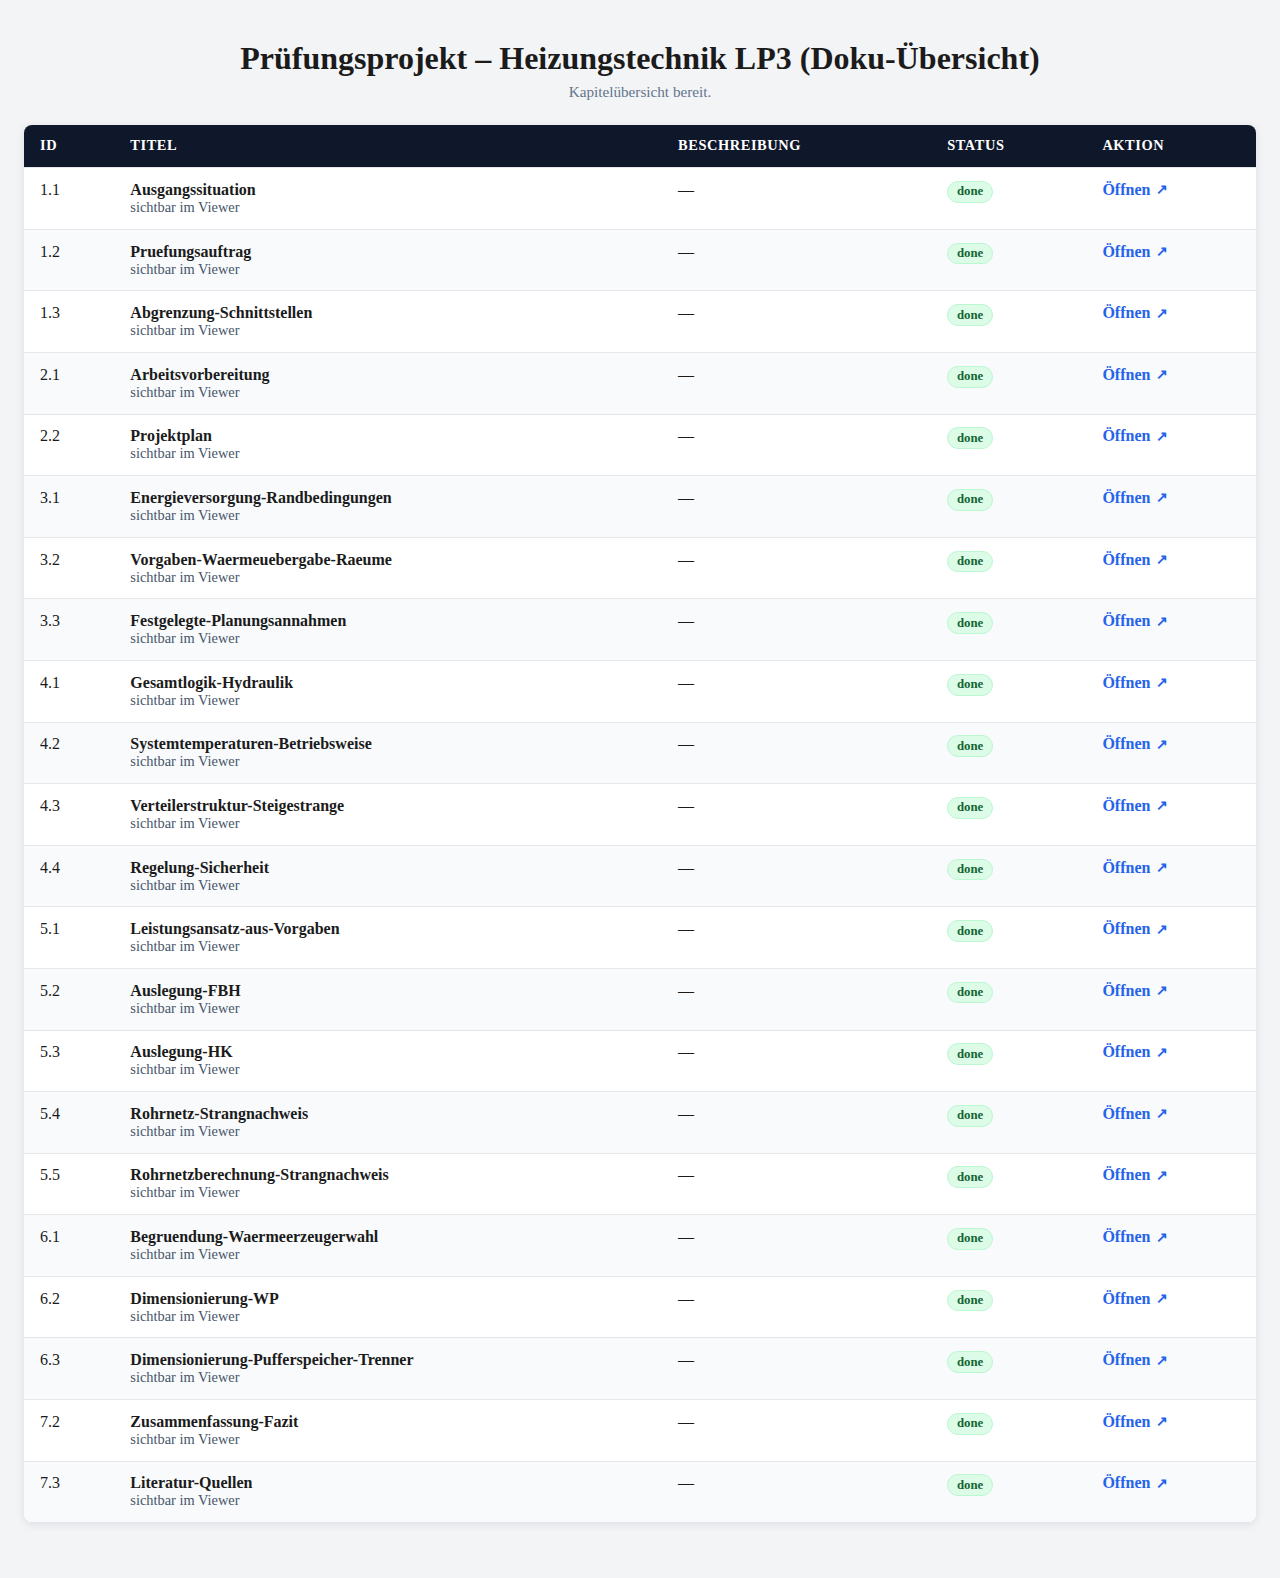
<file: index.html>
<!DOCTYPE html>
<html lang="de">
  <head>
    <meta charset="UTF-8" />
    <meta name="viewport" content="width=device-width, initial-scale=1.0" />
    <title>Prüfungsprojekt – Heizungstechnik LP3 (Übersicht)</title>
    <link rel="stylesheet" href="home.css" />
  </head>
  <body>
    <main class="home-shell">
      <header class="home-header">
        <h1>Prüfungsprojekt – Heizungstechnik LP3 (Doku-Übersicht)</h1>
        <p class="home-status" id="home-status">Lade Kapitelliste …</p>
      </header>

      <div id="home-error" class="home-error" hidden></div>

      <table class="chapter-table">
        <thead>
          <tr>
            <th>ID</th>
            <th>Titel</th>
            <th>Beschreibung</th>
            <th>Status</th>
            <th>Aktion</th>
          </tr>
        </thead>
        <tbody id="chapter-list"></tbody>
      </table>
    </main>

    <script src="home.js"></script>
  </body>
</html>
</file>
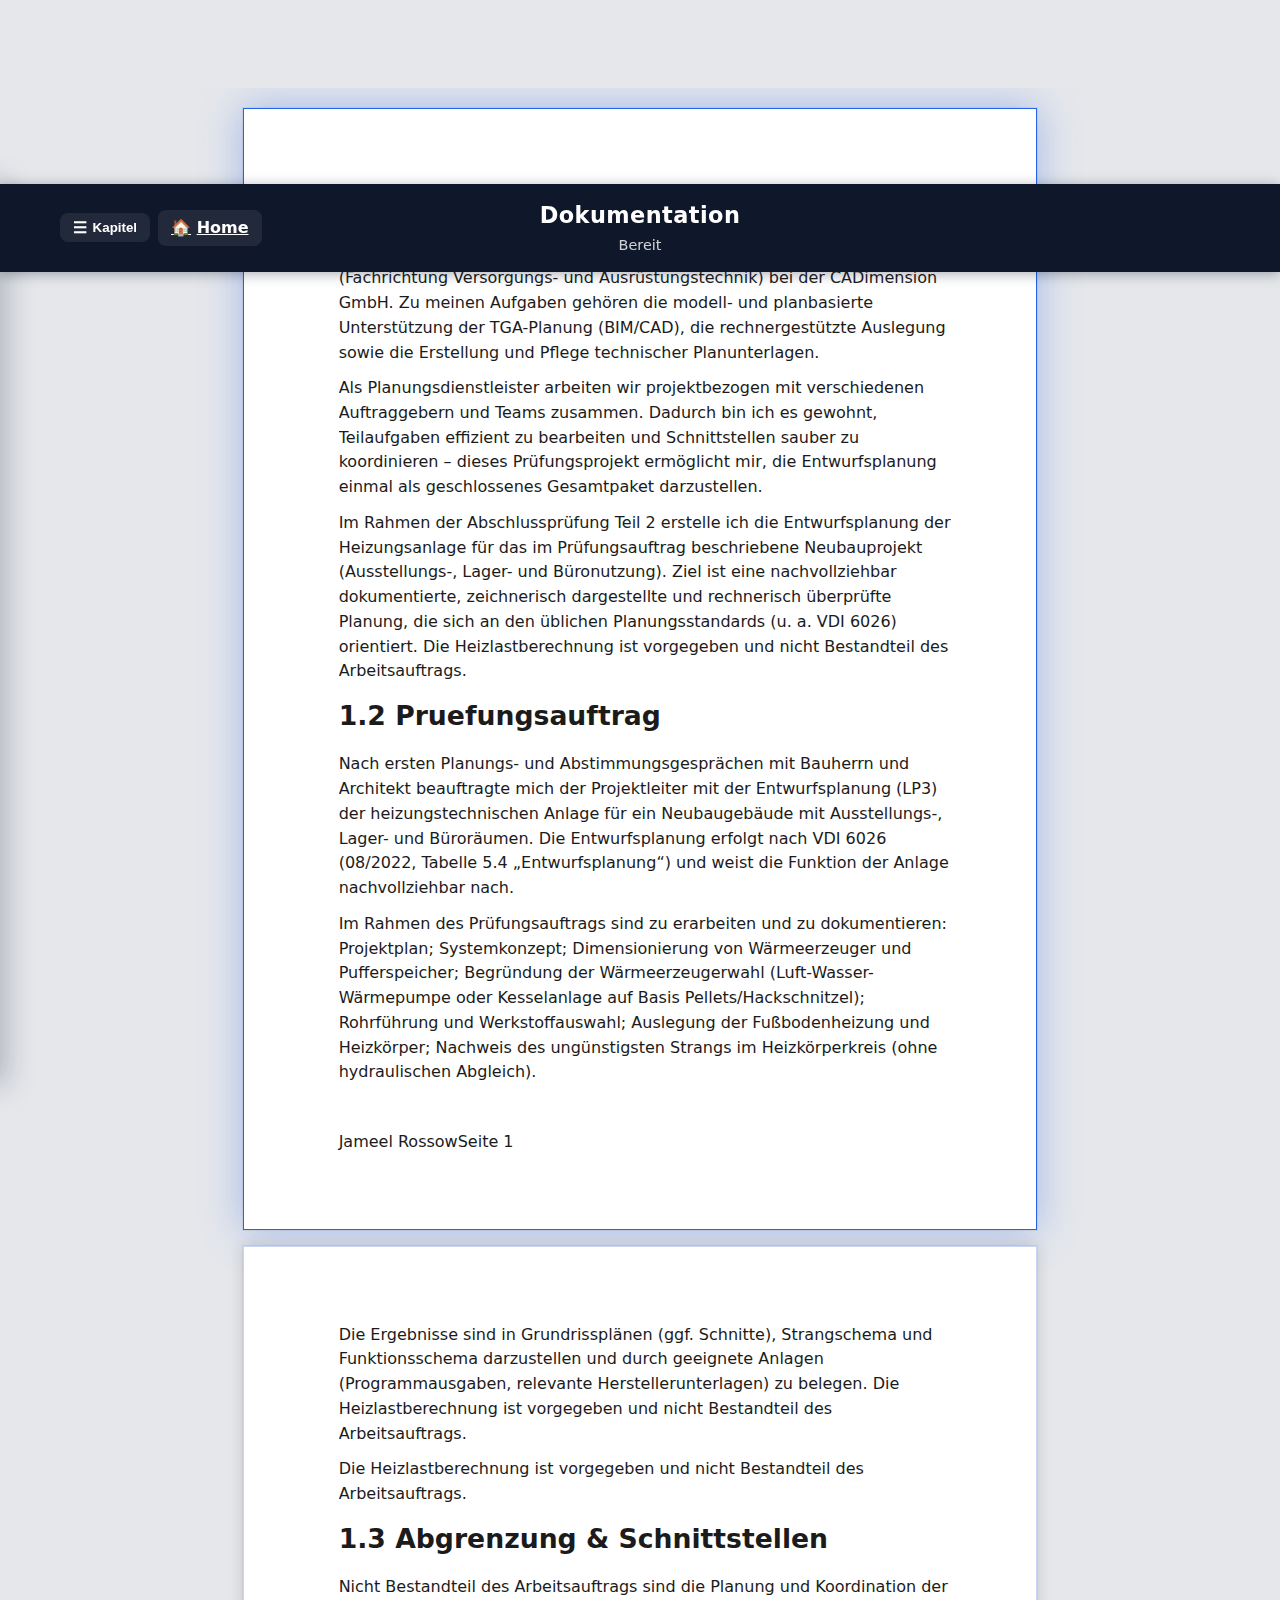
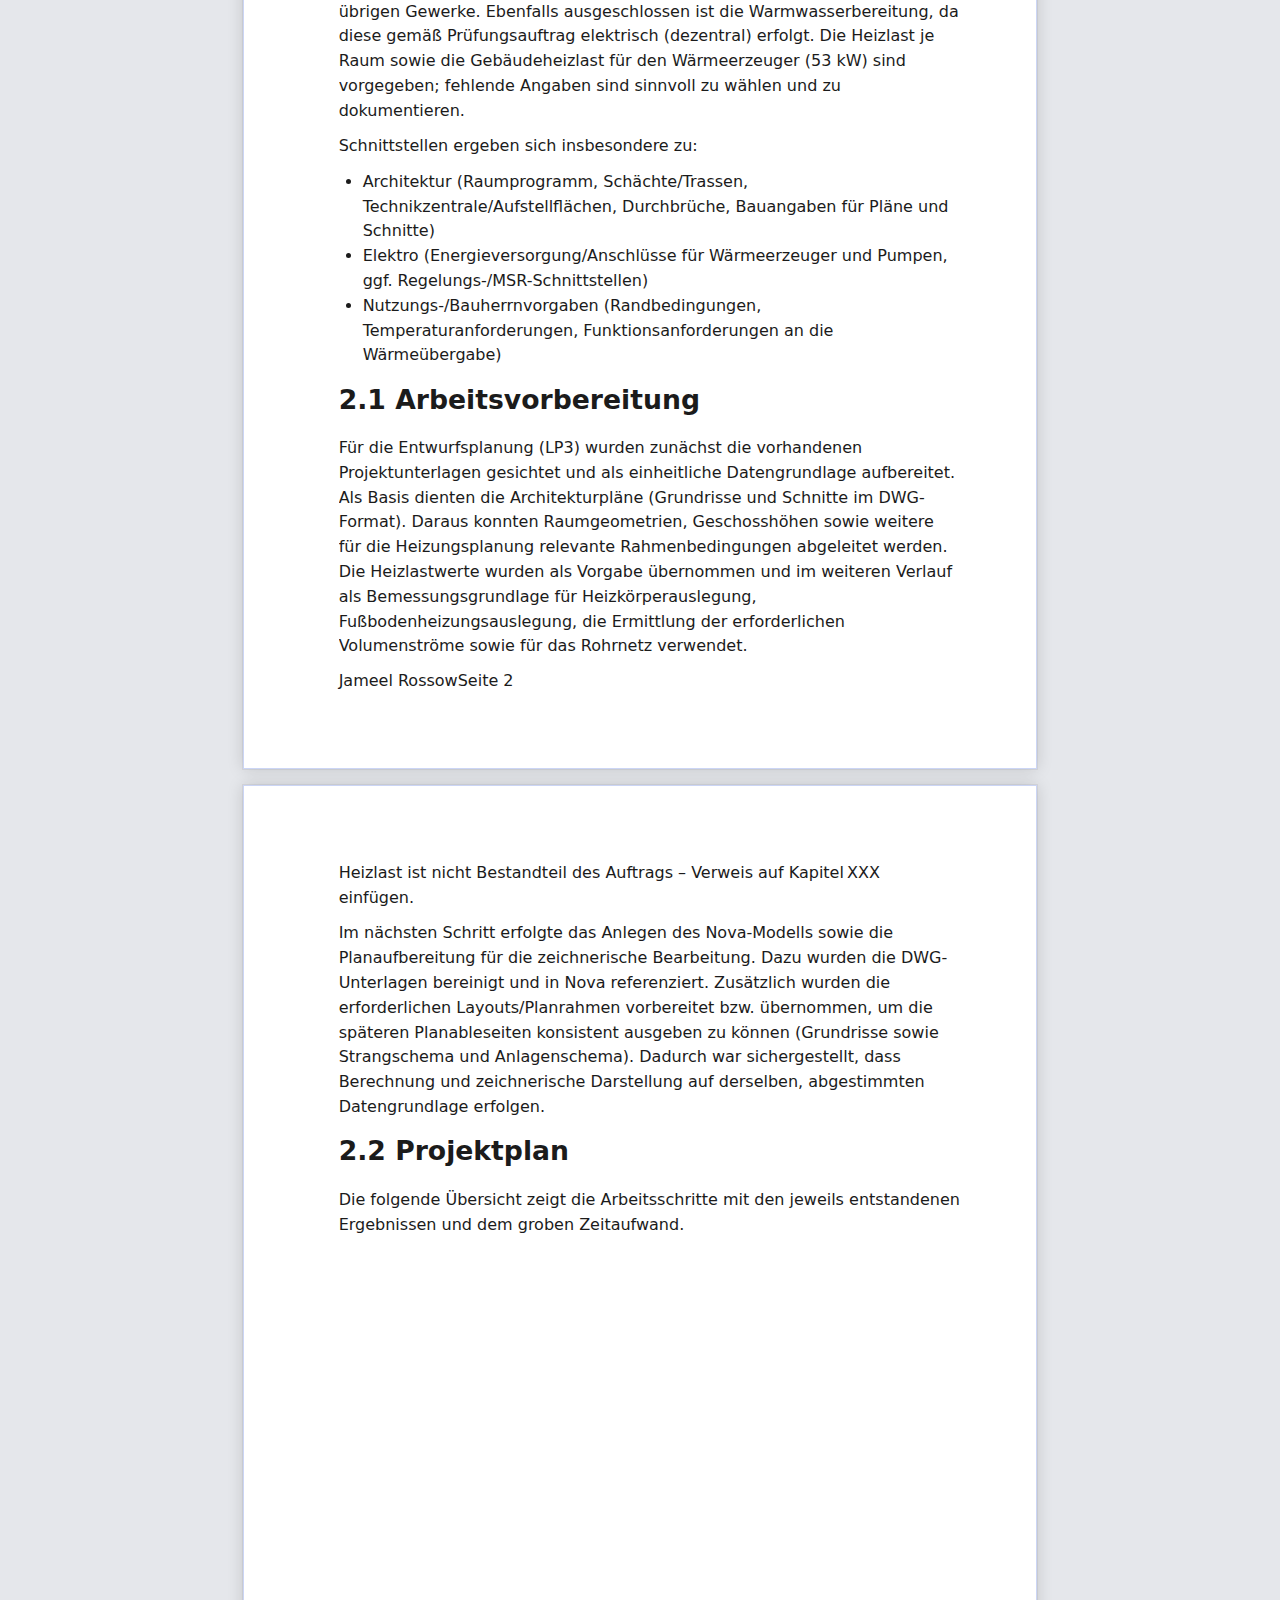
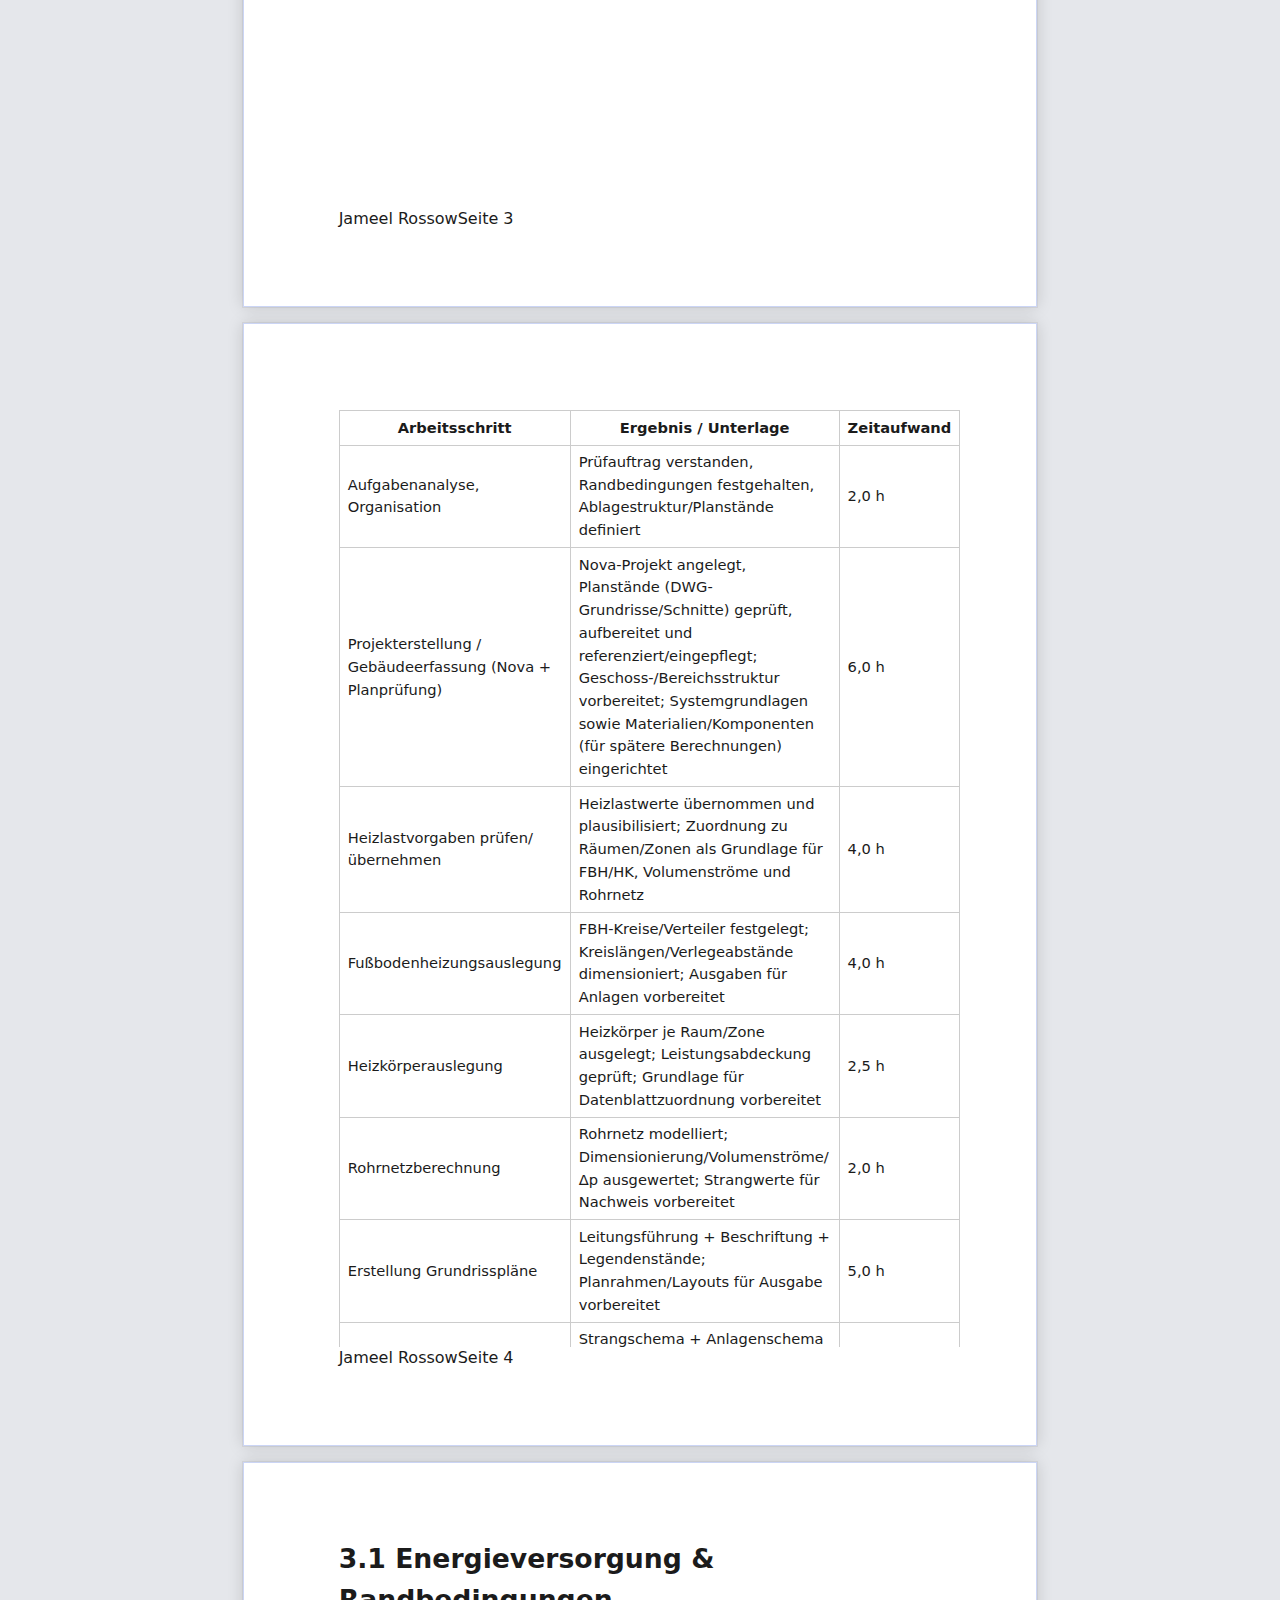
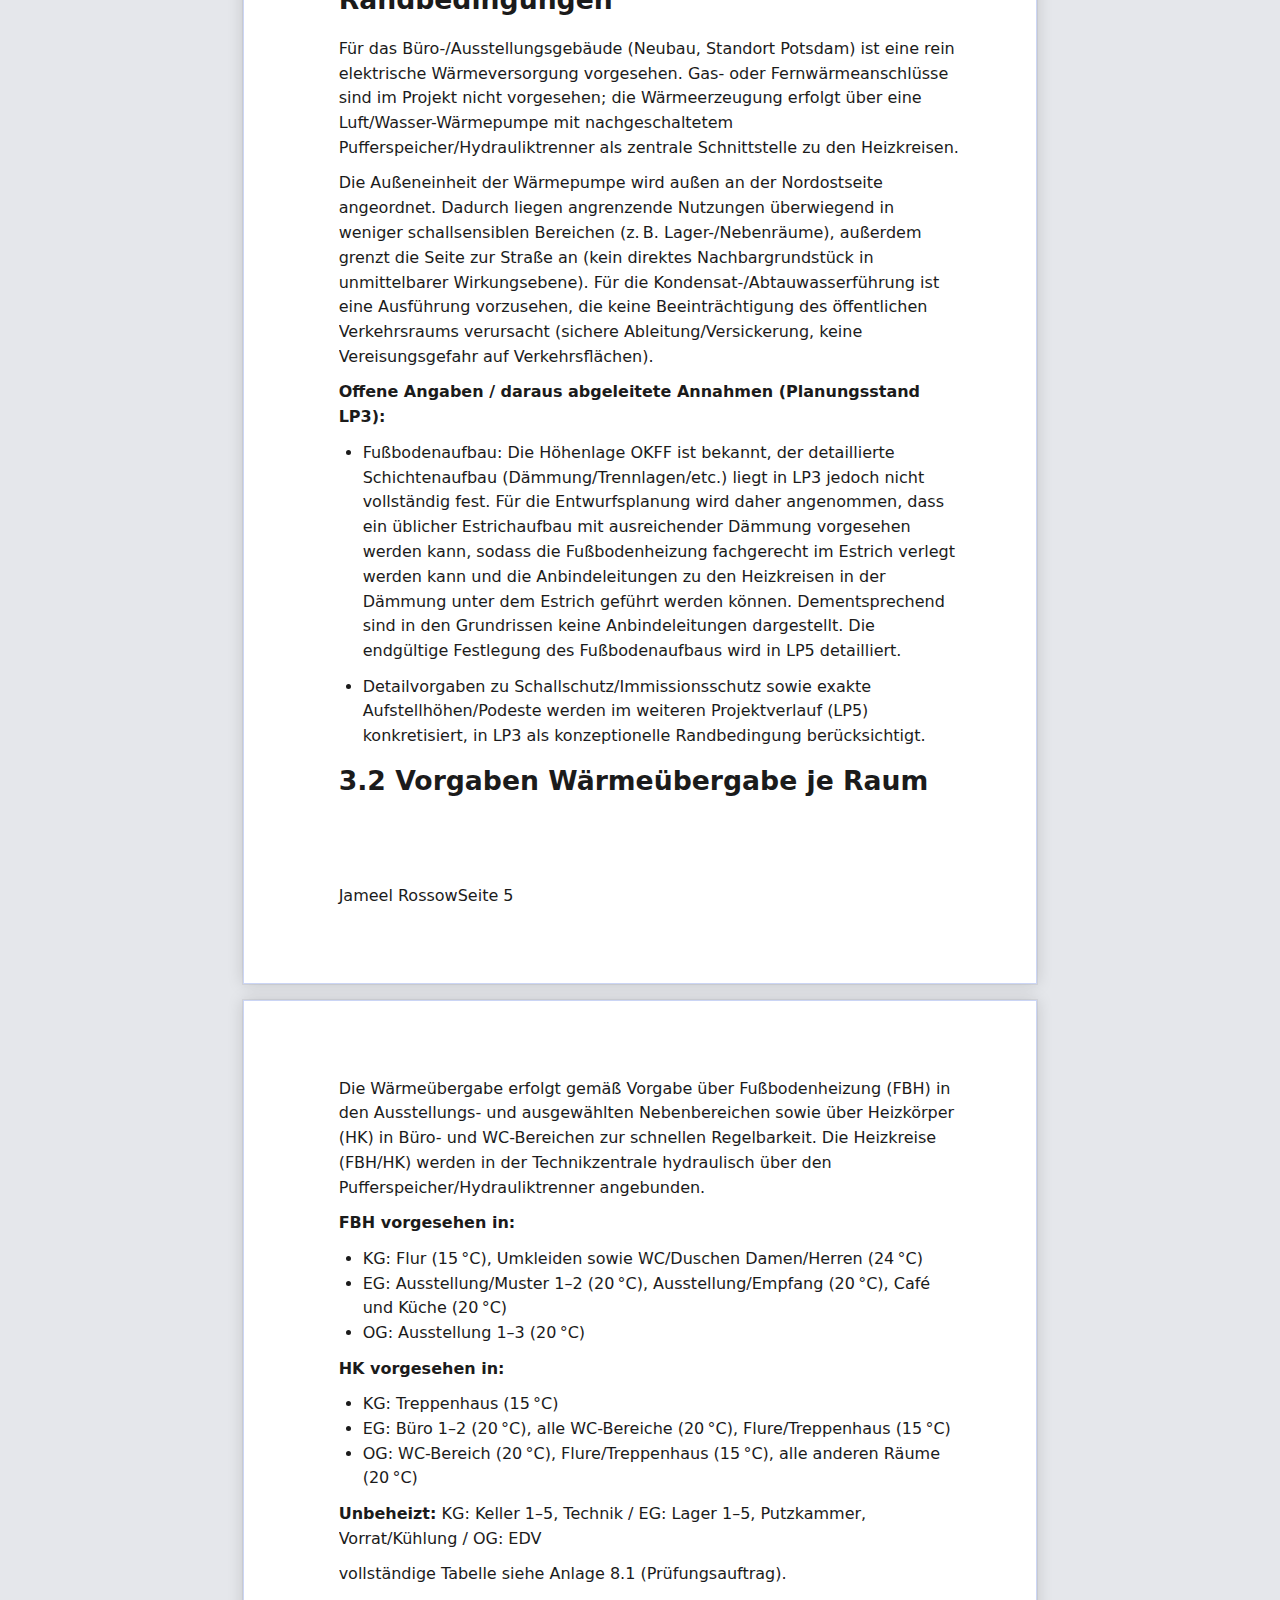
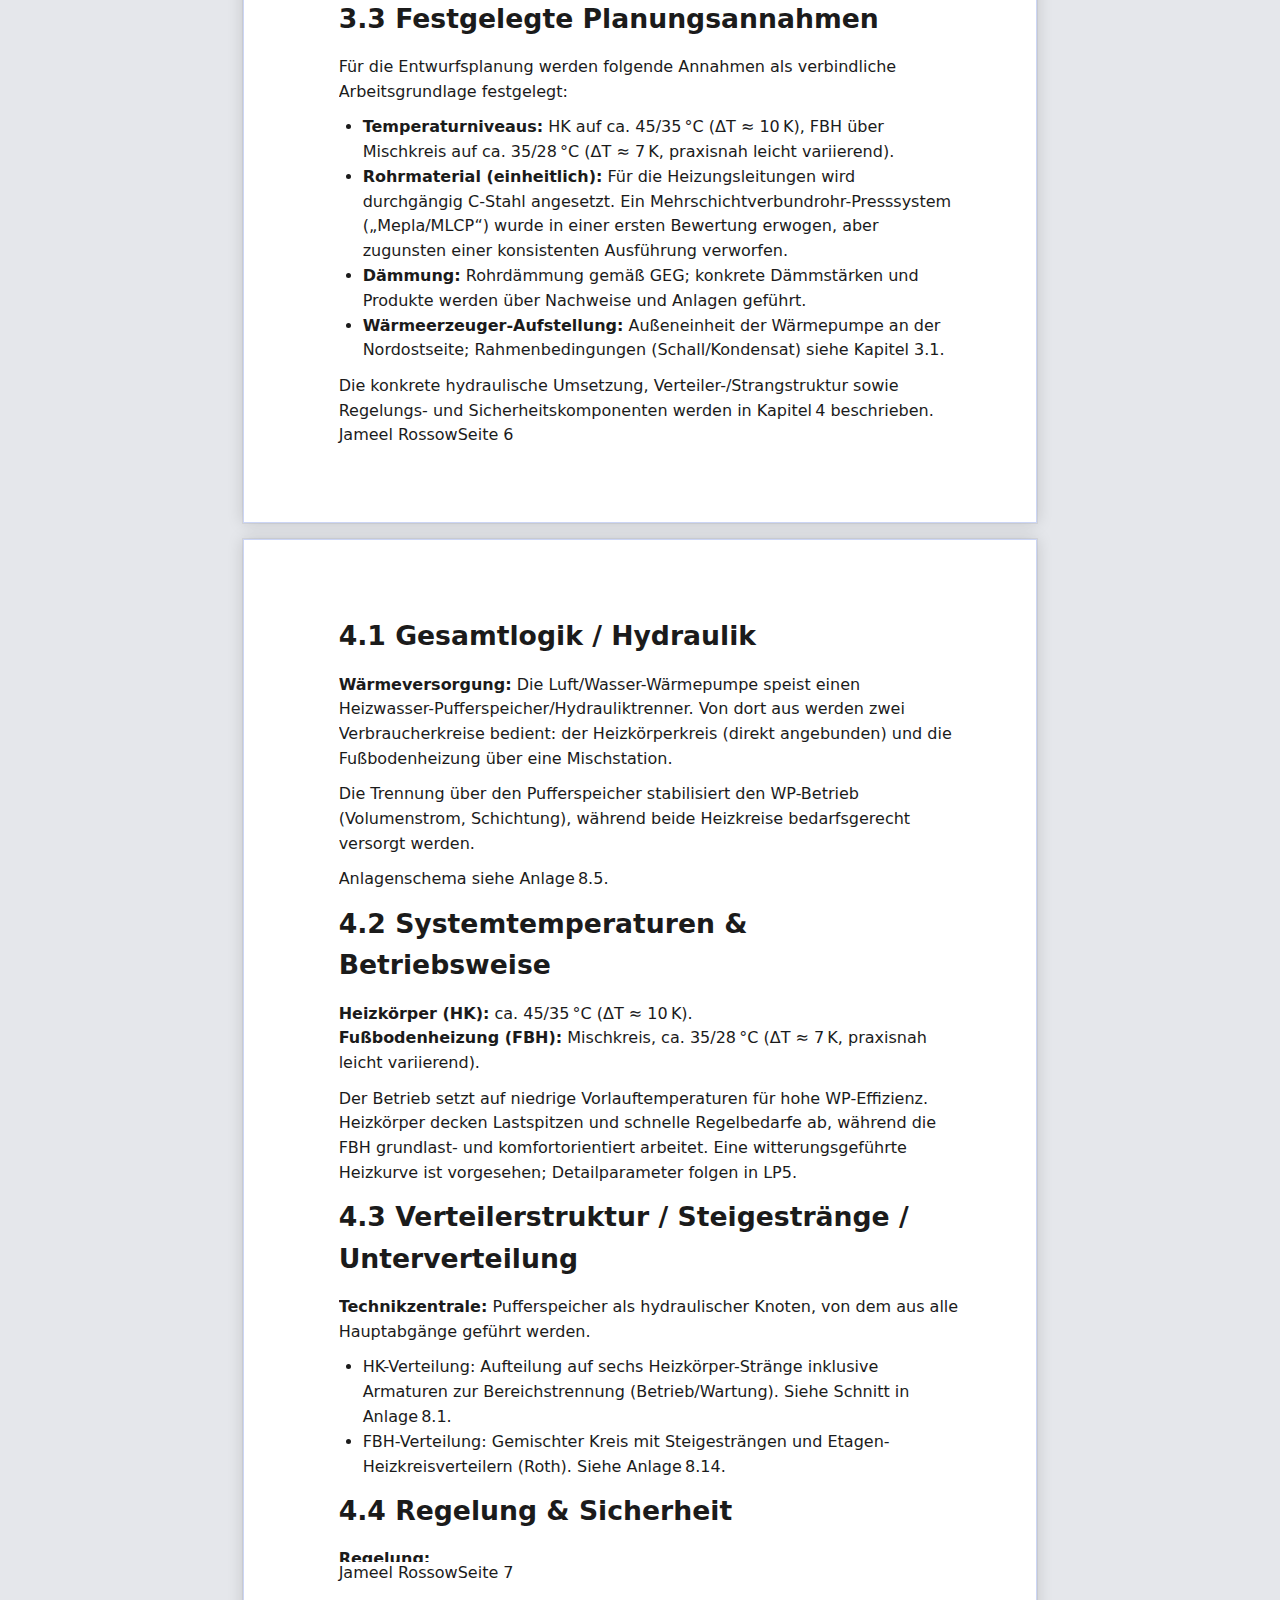
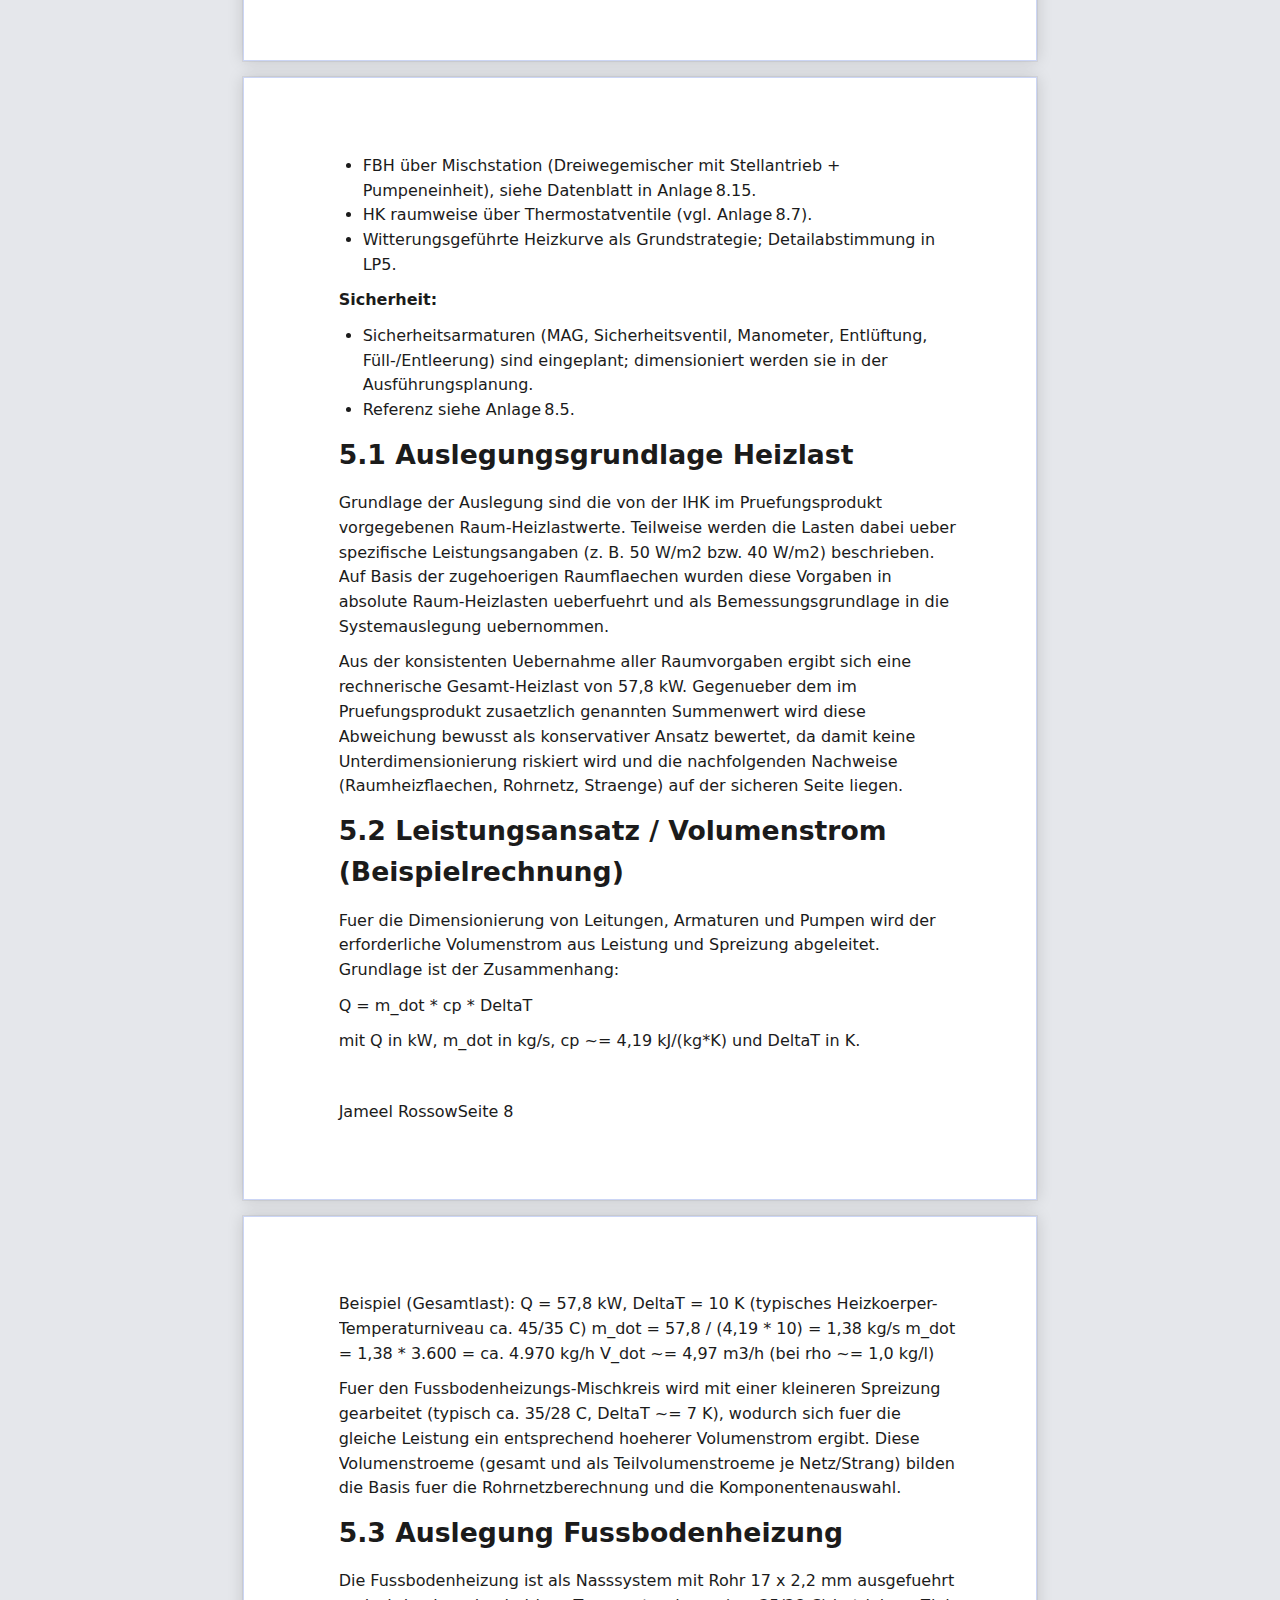
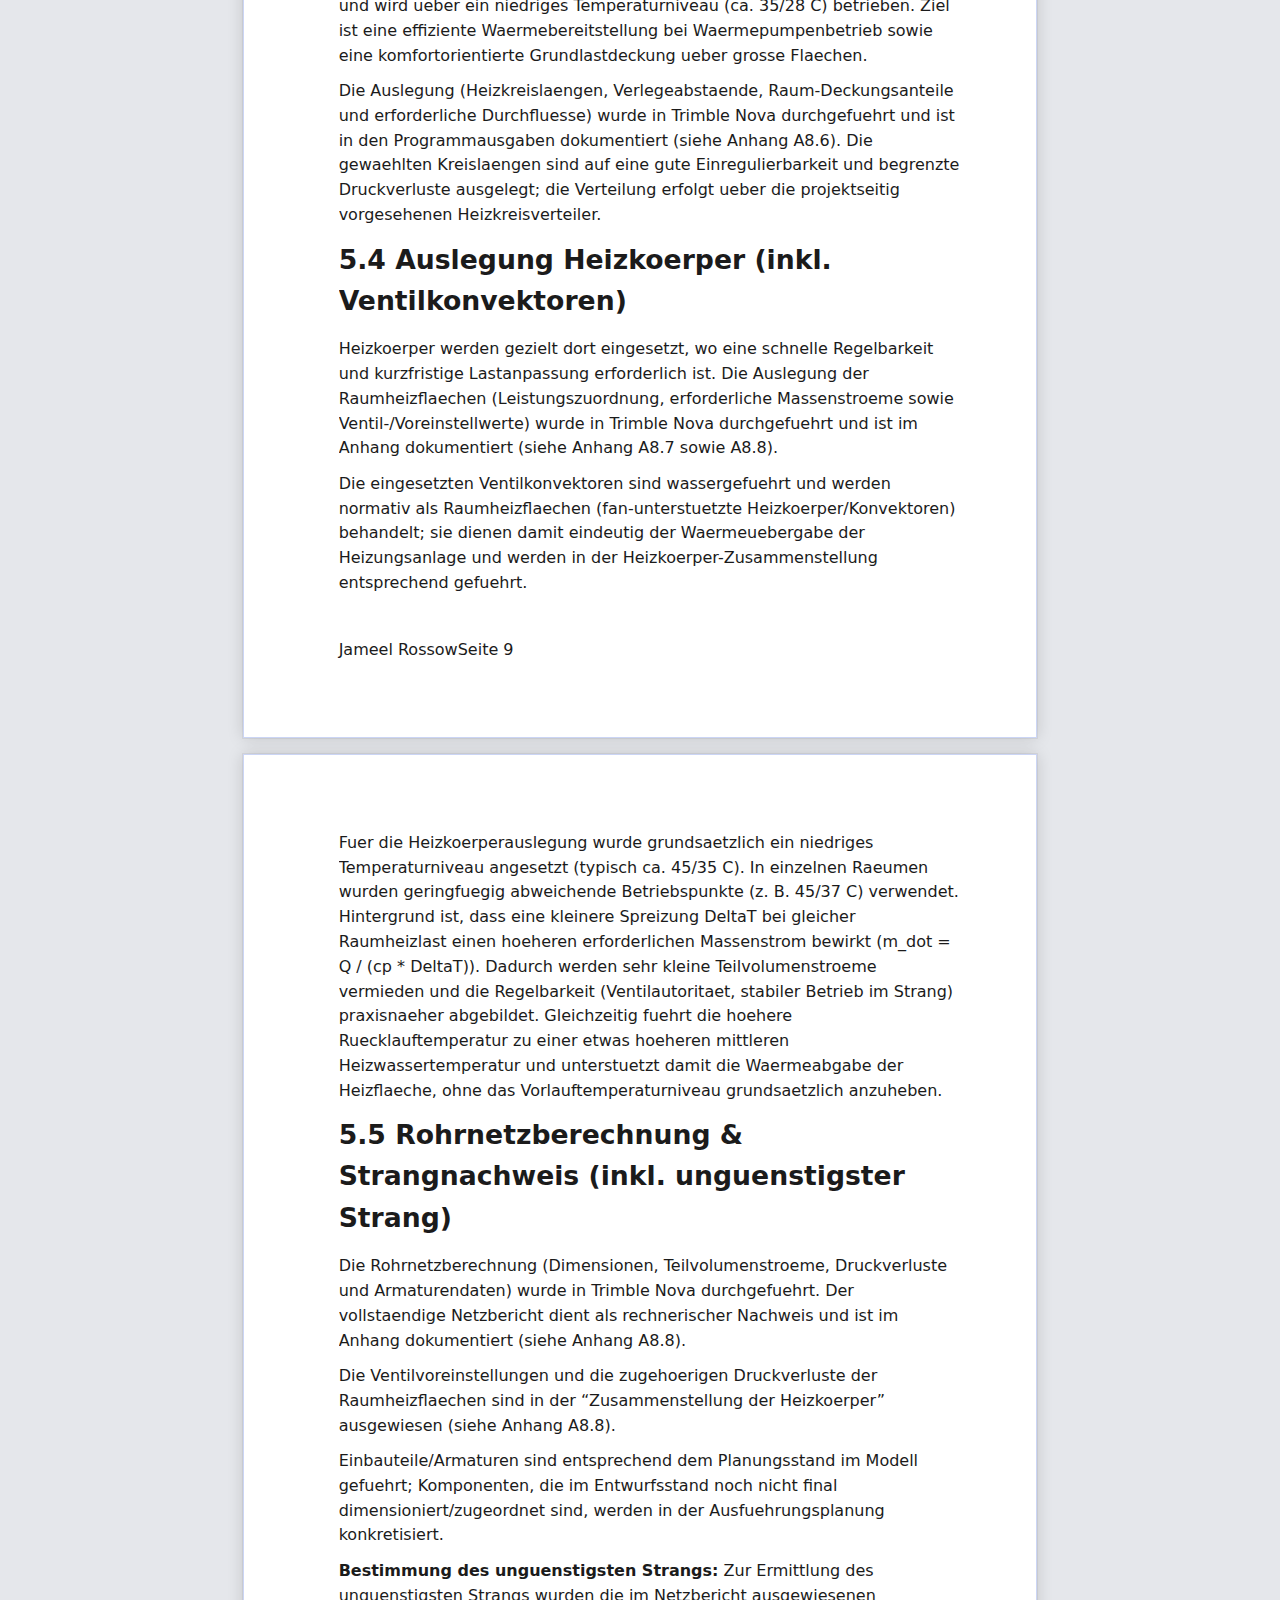
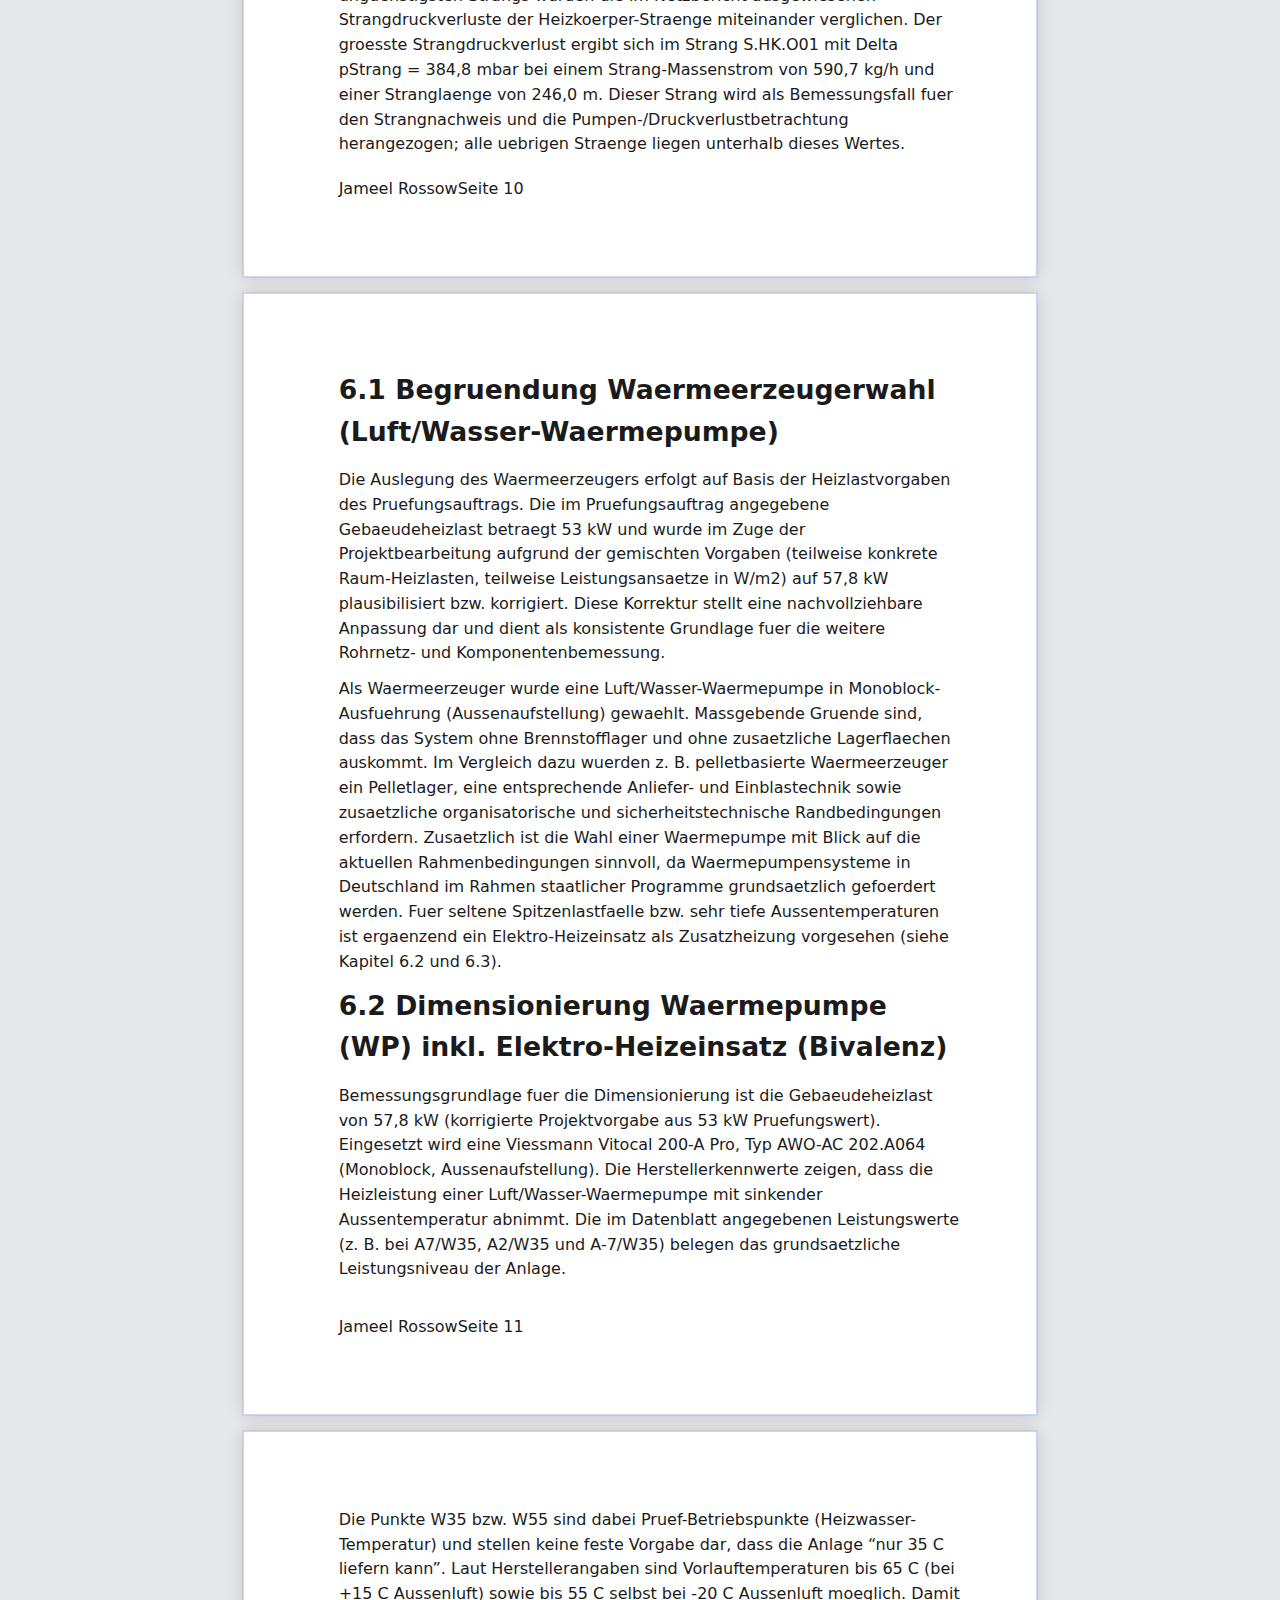
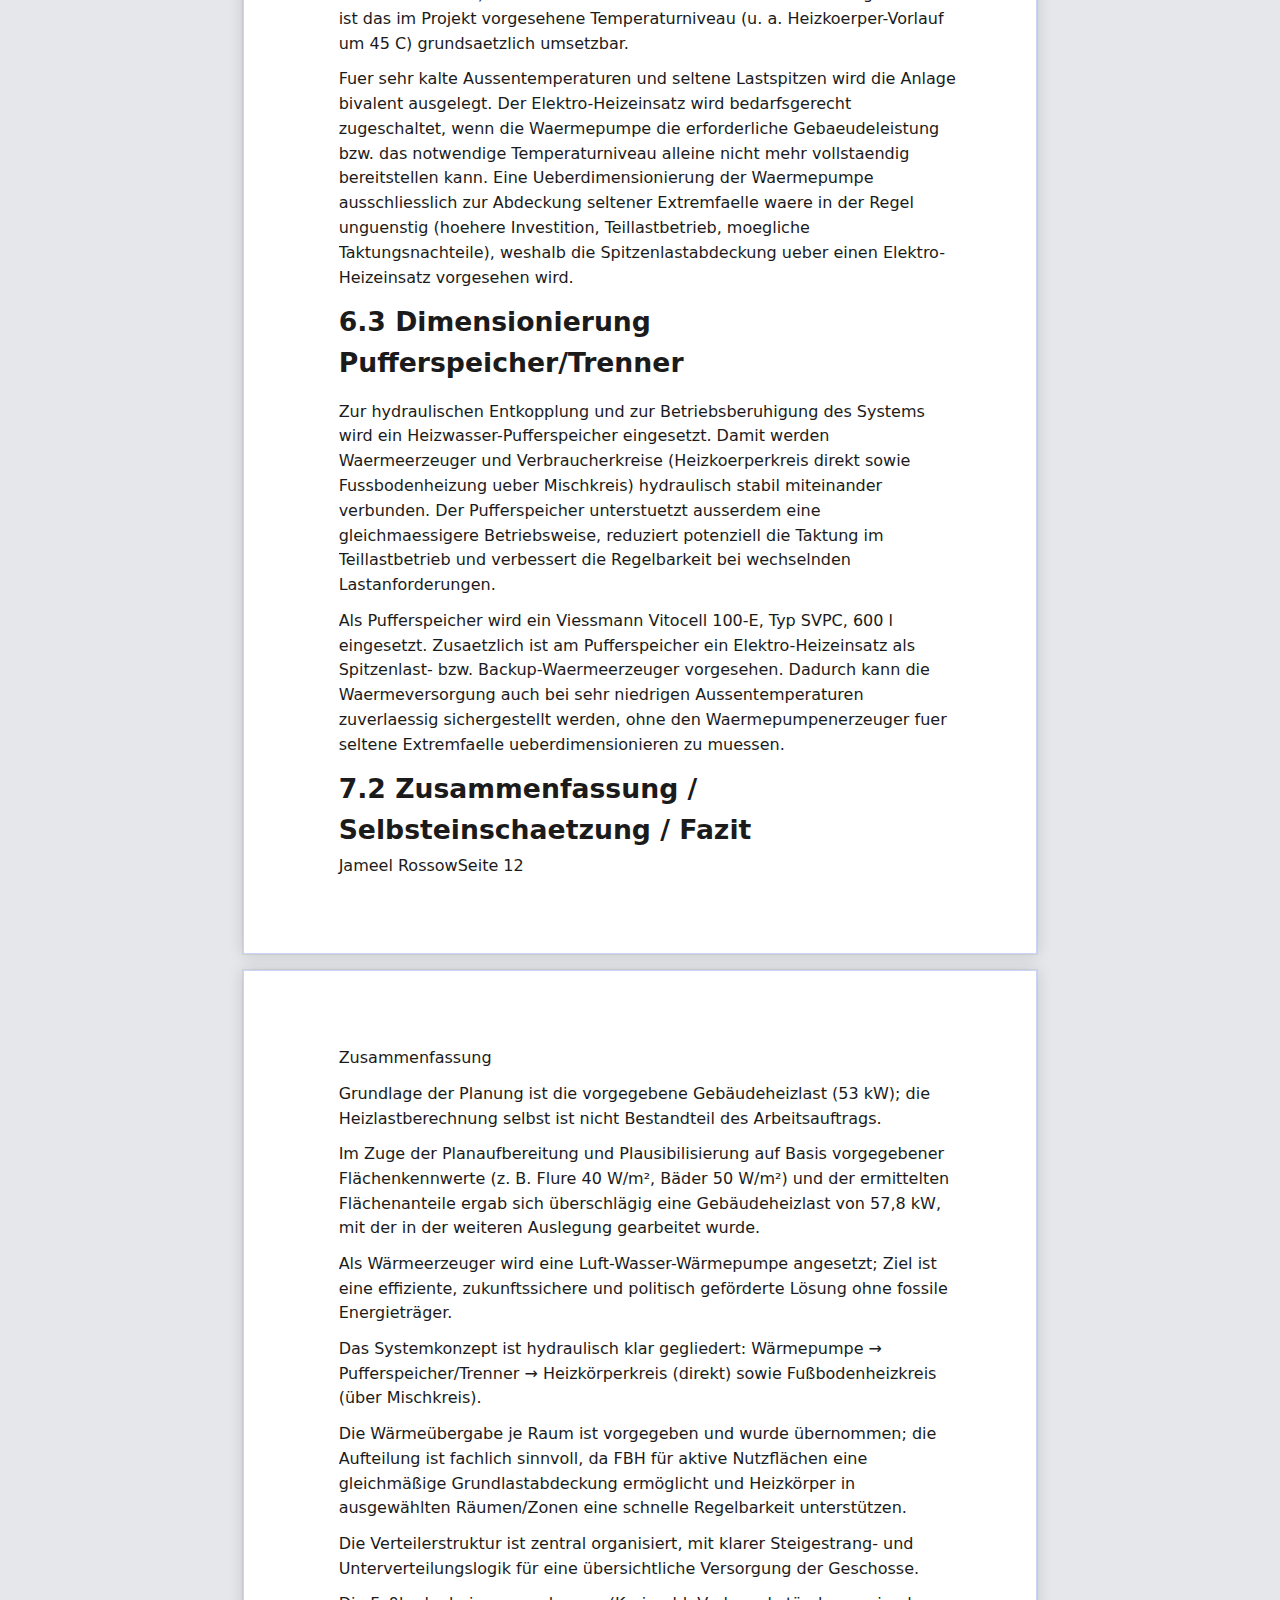
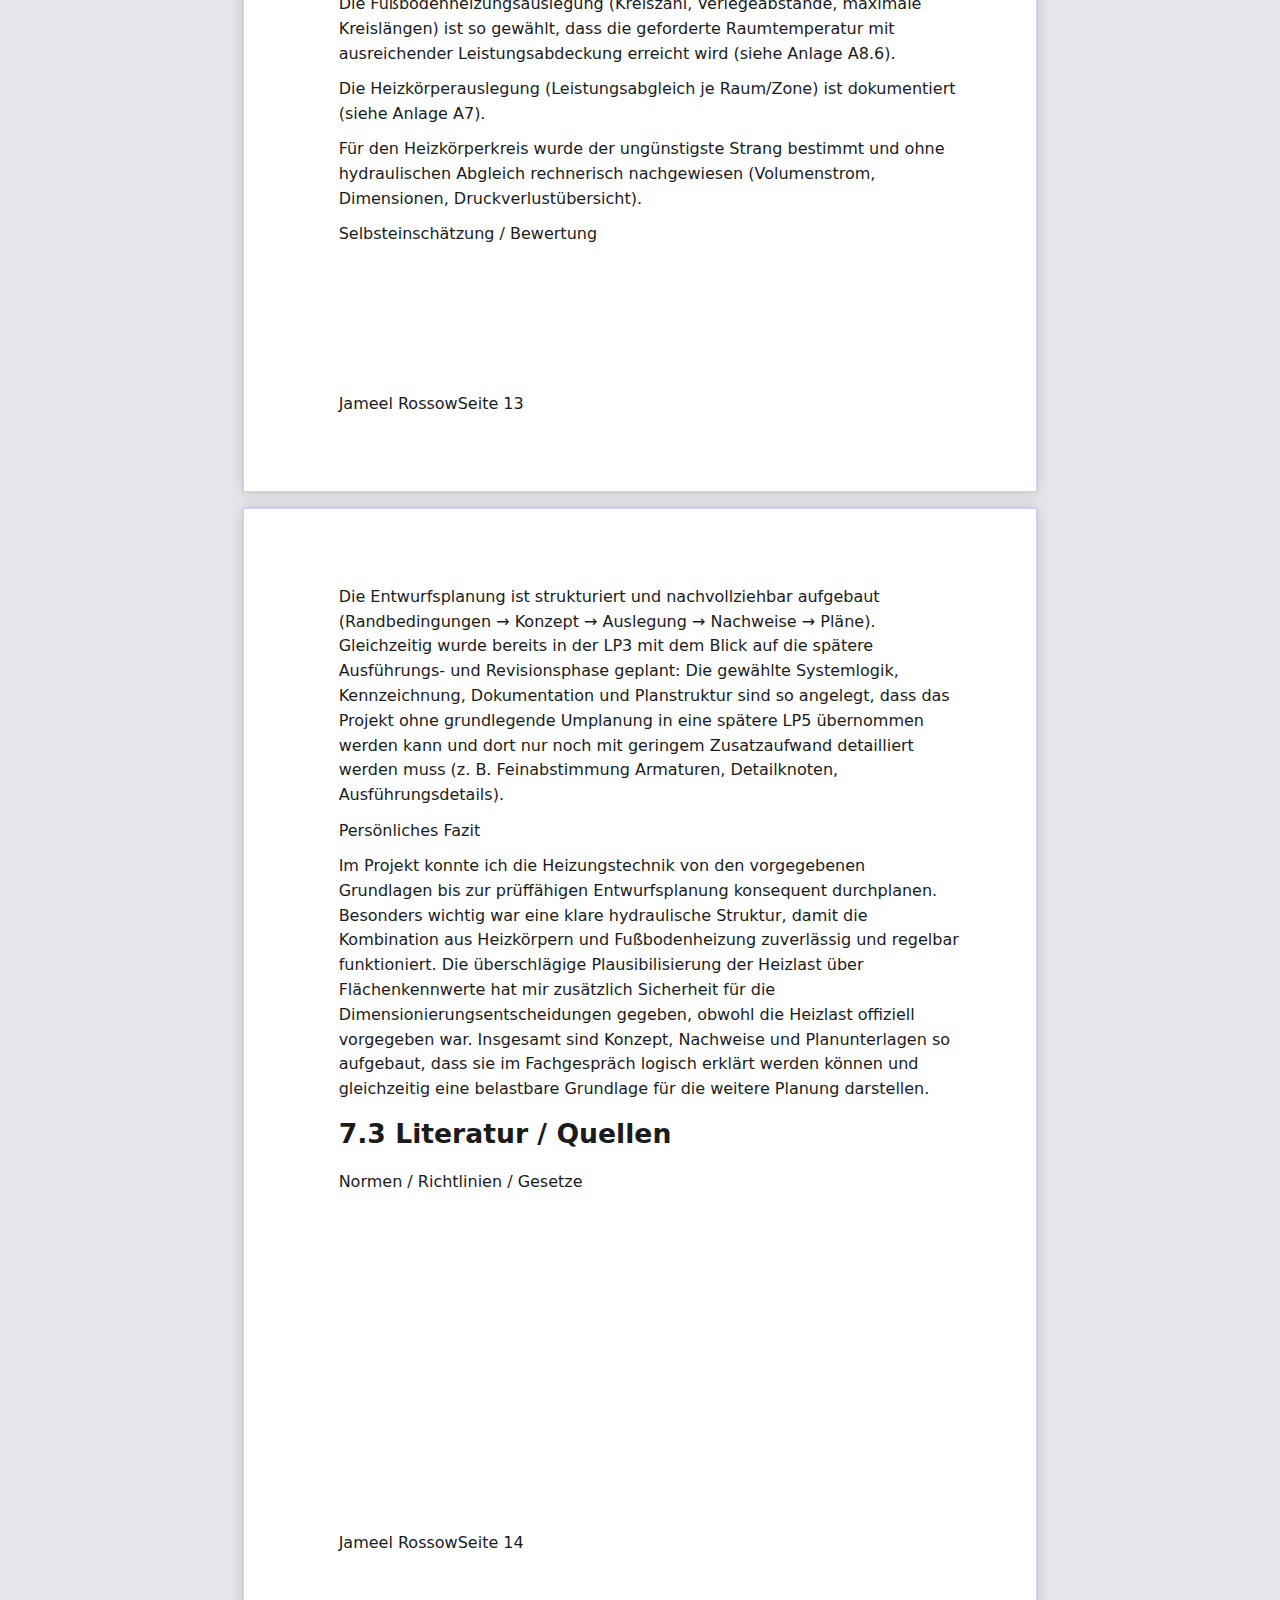
<file: viewer/index.html>
﻿<!DOCTYPE html>
<html lang="de">
  <head>
    <meta charset="UTF-8" />
    <meta name="viewport" content="width=device-width, initial-scale=1.0" />
    <title>Dokumentation - Viewer</title>
    <link rel="stylesheet" href="viewer.css" />
    <link rel="stylesheet" href="vendor/katex.min.css" />
  </head>
  <body class="viewer">
    <header class="viewer-header">
      <div class="viewer-header-inner">
        <div class="viewer-left">
          <button class="nav-button" id="chapter-menu-button" type="button" aria-label="Kapitelübersicht öffnen">
            <span class="nav-icon" aria-hidden="true">☰</span>
            <span class="nav-label">Kapitel</span>
          </button>
          <a class="home-button" href="../index.html" aria-label="Zur Startseite">
            <span class="nav-icon" aria-hidden="true">🏠</span>
            <span class="nav-label">Home</span>
          </a>
        </div>
        <div class="viewer-title">
          <h1 id="project-title">Dokumentation</h1>
          <p class="status-message" id="status">Lade Dokumentation …</p>
        </div>
      </div>
    </header>
    <div class="viewer-outer">
      <div class="viewer-scale-root">
        <main class="viewer-shell" id="doc-viewer"></main>
      </div>
    </div>

    <p class="viewer-mobile-hint">
      Beste Darstellung am PC oder Tablet. Du kannst hier trotzdem scrollen und zoomen.
    </p>

    <aside class="chapter-panel" id="chapter-panel" aria-hidden="true">
      <header class="chapter-panel__header">
        <h2>Kapitelübersicht</h2>
        <button id="chapter-panel-close" class="nav-button" type="button" aria-label="Paneel schließen">×</button>
      </header>
      <div class="chapter-panel__content" id="chapter-panel-content"></div>
    </aside>
    <div class="chapter-panel-backdrop" id="chapter-panel-backdrop"></div>

    <script defer src="vendor/js-yaml.min.js"></script>
    <script defer src="vendor/markdown-it.min.js"></script>
    <script defer src="vendor/purify.min.js"></script>
    <script defer src="vendor/katex.min.js"></script>
    <script defer src="vendor/auto-render.min.js"></script>
    <script defer src="docs_bundle.js?v=20250207"></script>
    <script defer src="docs_viewer.js?v=20250207"></script>
  </body>
</html>
</file>
<file: home.css>
:root {
  color: #1b1b1b;
  background: #f3f4f6;
  --home-scale: 1;
  --home-base-width: 960px;
}

* {
  box-sizing: border-box;
}

body.home {
  margin: 0;
  font-family: "Century Gothic", system-ui, -apple-system, BlinkMacSystemFont,
    "Segoe UI", sans-serif;
  background: #f3f4f6;
  min-height: 100vh;
}

.home-outer {
  width: 100%;
  min-height: 100vh;
  overflow-x: hidden;
  display: flex;
  justify-content: center;
}

.home-scale-root {
  width: var(--home-base-width, 960px);
  max-width: var(--home-base-width, 960px);
  transform-origin: top center;
  transform: scale(var(--home-scale, 1));
}

.home-shell {
  padding: 2rem 1rem 3rem;
}

.home-header {
  text-align: center;
  margin-bottom: 1.5rem;
}

.home-header h1 {
  font-size: 2rem;
  margin: 0;
}

.home-status {
  margin-top: 0.35rem;
  color: #64748b;
  font-size: 0.95rem;
}

.chapter-table {
  width: 100%;
  border-collapse: collapse;
  background: white;
  border-radius: 0.5rem;
  overflow: hidden;
  box-shadow: 0 2px 10px rgba(15, 23, 42, 0.1);
}

.chapter-table th,
.chapter-table td {
  padding: 0.8rem 1rem;
  border-bottom: 1px solid #e5e7eb;
  text-align: left;
  vertical-align: top;
}

.chapter-table th {
  background: #0f172a;
  color: white;
  font-weight: 600;
  font-size: 0.9rem;
  text-transform: uppercase;
  letter-spacing: 0.04em;
}

.chapter-table tr:last-child td {
  border-bottom: none;
}

.chapter-table tbody tr:nth-child(even) {
  background: #f8fafc;
}

.chapter-link {
  display: inline-flex;
  align-items: center;
  gap: 0.35rem;
  font-weight: 600;
  color: #2563eb;
  text-decoration: none;
}

.chapter-link::after {
  content: '↗';
  font-size: 0.85rem;
}

.chapter-meta {
  color: #475569;
  font-size: 0.9rem;
}

.status-pill {
  display: inline-flex;
  align-items: center;
  justify-content: center;
  border-radius: 999px;
  padding: 0.15rem 0.55rem;
  font-size: 0.8rem;
  font-weight: 600;
  border: 1px solid transparent;
  text-transform: lowercase;
}

.status-pill--done {
  background: #dcfce7;
  border-color: #bbf7d0;
  color: #166534;
}

.status-pill--in-progress {
  background: #fef3c7;
  border-color: #fde68a;
  color: #b45309;
}

.status-pill--not-started {
  background: #fee2e2;
  border-color: #fecdd3;
  color: #b91c1c;
}

.home-error {
  padding: 1rem;
  border-radius: 0.5rem;
  background: #fee2e2;
  color: #b91c1c;
  border: 1px solid #fecaca;
  box-shadow: inset 0 0 0 1px rgba(185, 28, 28, 0.15);
  margin-bottom: 1.25rem;
}

body.home--scaled .home-scale-root {
  margin-top: 1.5rem;
  margin-bottom: 2rem;
}

.home-mobile-hint {
  display: none;
  position: fixed;
  left: 50%;
  bottom: 1rem;
  transform: translateX(-50%);
  padding: 0.5rem 0.9rem;
  border-radius: 999px;
  background: rgba(15, 23, 42, 0.8);
  color: #f8fafc;
  font-size: 0.85rem;
  box-shadow: 0 4px 18px rgba(15, 23, 42, 0.45);
  z-index: 40;
}

body.home--minscale .home-mobile-hint {
  display: block;
}

@media print {
  :root,
  body.home {
    background: white;
    color: #1b1b1b;
  }

  .home-outer {
    overflow: visible;
  }

  .home-scale-root {
    transform: none !important;
  }

  .home-mobile-hint {
    display: none !important;
  }
}
</file>
<file: viewer/viewer.css>
:root {
  color: #1b1b1b;
  background-color: #e5e7eb;
  --viewer-page-width: 210mm;
  --viewer-page-height: 297mm;
  --viewer-page-padding-top: 20mm;
  --viewer-page-padding-right: 20mm;
  --viewer-page-padding-bottom: 20mm;
  --viewer-page-padding-left: 25mm;
  --viewer-scale: 1;
  --viewer-base-width: 1200px;
}

* {
  box-sizing: border-box;
}

body.viewer {
  margin: 0;
  background: #e5e7eb;
  font-family: "Century Gothic", system-ui, -apple-system, BlinkMacSystemFont,
    "Segoe UI", sans-serif;
  font-size: 12pt;
  line-height: 1.4;
  min-height: 100vh;
}

.viewer-outer {
  width: 100%;
  min-height: 100vh;
  overflow-x: hidden;
  display: flex;
  justify-content: center;
  padding-bottom: 2rem;
}

.viewer-scale-root {
  width: var(--viewer-base-width, 1200px);
  max-width: var(--viewer-base-width, 1200px);
  transform-origin: top center;
  transform: scale(var(--viewer-scale, 1));
  margin: 0 auto;
}

.viewer-header {
  padding: 1rem 1.5rem;
  position: sticky;
  top: 0;
  z-index: 40;
  display: flex;
  align-items: center;
  justify-content: center;
  background: #0f172a;
  color: white;
  box-shadow: 0 2px 12px rgba(15, 23, 42, 0.35);
}

.viewer-header-inner {
  display: flex;
  align-items: center;
  justify-content: center;
  gap: 0.75rem;
  position: relative;
  width: 100%;
  max-width: var(--viewer-base-width, 1200px);
  margin: 0 auto;
}

.viewer-left {
  display: flex;
  align-items: center;
  gap: 0.5rem;
  position: absolute;
  left: 1.25rem;
  pointer-events: auto;
}

.viewer-title {
  text-align: center;
  flex: 1;
}

.viewer-title h1 {
  margin: 0;
  font-size: 1.4rem;
  letter-spacing: 0.02em;
}

.viewer-nav {
  display: flex;
  align-items: center;
  justify-content: center;
  gap: 0.75rem;
  position: relative;
}

.viewer-actions {
  position: absolute;
  top: 1rem;
  right: 1.5rem;
  display: flex;
  gap: 0.5rem;
}

.nav-button,
.home-button {
  background: rgba(255, 255, 255, 0.08);
  border: 1px solid transparent;
  color: white;
  padding: 0.35rem 0.75rem;
  border-radius: 0.5rem;
  font-weight: 600;
  cursor: pointer;
  display: inline-flex;
  align-items: center;
  gap: 0.35rem;
  transition: background 0.2s ease, border-color 0.2s ease;
}

.nav-button:hover,
.home-button:hover {
  background: rgba(255, 255, 255, 0.2);
  border-color: rgba(255, 255, 255, 0.4);
}

.nav-icon {
  font-size: 1rem;
  line-height: 1;
}

.viewer-shell {
  padding: 1.25rem;
  display: flex;
  flex-direction: column;
  gap: 1rem;
  align-items: center;
}

.doc-page {
  width: var(--viewer-page-width);
  min-height: var(--viewer-page-height);
  margin: 0 auto;
  background: white;
  padding: var(--viewer-page-padding-top) var(--viewer-page-padding-right)
    var(--viewer-page-padding-bottom) var(--viewer-page-padding-left);
  border: 1px solid #cbd5f5;
  box-shadow: 0 0 4mm rgba(0, 0, 0, 0.15);
  outline: 1px solid rgba(15, 23, 42, 0.06);
  position: relative;
}

.doc-page--a4 {
  height: var(--viewer-page-height);
  overflow: hidden;
  display: flex;
  flex-direction: column;
}

.doc-page--a4 .doc-content {
  flex: 1;
  overflow: hidden;
}

body.viewer--scaled {
  overflow-x: hidden;
}

body.viewer--scaled .viewer-scale-root {
  margin-top: 1rem;
  margin-bottom: 2rem;
}


.doc-page.active-chapter {
  border-color: #2563eb;
  box-shadow: 0 0 10mm rgba(37, 99, 235, 0.35);
}

.doc-page--error {
  border-color: #f87171;
  background: #fff6f6;
}

.doc-page--error .doc-content {
  color: #7f1d1d;
}

.doc-error-detail {
  margin-top: 0.4rem;
  font-size: 0.85rem;
  opacity: 0.8;
}

.doc-page.force-new-page-before {
  page-break-before: always;
}

.doc-page.page-break-after {
  page-break-after: always;
}

.doc-page .doc-content {
  line-height: 1.55;
}

.doc-page h1,
.doc-page h2,
.doc-page h3,
.doc-page h4,
.doc-page table,
.doc-page figure {
  margin-top: 0;
  page-break-inside: avoid;
  break-inside: avoid;
}

.doc-page h1 {
  font-size: 20pt;
  margin-bottom: 12pt;
  font-weight: 700;
}

.doc-page h2 {
  font-size: 16pt;
  margin-top: 18pt;
  margin-bottom: 8pt;
  font-weight: 600;
}

.doc-page h3 {
  font-size: 13pt;
  margin-top: 14pt;
  margin-bottom: 6pt;
  font-weight: 600;
}

.doc-page p {
  font-size: 12pt;
  margin: 0 0 8pt 0;
}

.doc-page blockquote {
  margin: 4pt 0 10pt;
  padding-left: 8pt;
  border-left: 2px solid rgba(15, 23, 42, 0.15);
  font-style: italic;
  color: #334155;
}

.doc-page em {
  font-size: 11pt;
}

.doc-page ul,
.doc-page ol {
  margin: 0 0 8pt 0;
  padding-left: 18pt;
}

.doc-page table {
  border-collapse: collapse;
  margin: 8pt 0;
  width: 100%;
}

.doc-page th,
.doc-page td {
  border: 1px solid #ccc;
  padding: 4pt 6pt;
  font-size: 11pt;
}

.status-message {
  margin: 0.25rem 0 0;
  font-size: 0.9rem;
  opacity: 0.8;
}

.chapter-panel {
  position: fixed;
  inset: 0;
  left: -320px;
  width: 320px;
  max-width: 90%;
  background: linear-gradient(180deg, #ffffff, #f6f8fb);
  border-right: 1px solid rgba(15, 23, 42, 0.12);
  box-shadow: 6px 0 28px rgba(15, 23, 42, 0.25);
  display: flex;
  flex-direction: column;
  padding: 1.75rem 1.5rem;
  gap: 1rem;
  transition: left 0.35s ease;
  z-index: 30;
}

.chapter-group {
  margin: 0;
  border-bottom: 1px solid #e5e7eb;
  padding-bottom: 0.55rem;
}

.chapter-group__heading {
  font-size: 0.75rem;
  letter-spacing: 0.08em;
  text-transform: uppercase;
  color: #64748b;
  font-weight: 600;
}

.chapter-group__children {
  display: flex;
  flex-direction: column;
  gap: 0.2rem;
  padding-left: 0.35rem;
}

.chapter-entry--child {
  padding-left: 0.8rem;
  font-weight: 500;
}

.chapter-panel.is-open {
  left: 0;
}

.chapter-panel__header {
  display: flex;
  justify-content: space-between;
  align-items: center;
  padding-bottom: 0.5rem;
  border-bottom: 1px solid #e2e8f0;
}

.chapter-panel__content {
  overflow-y: auto;
  flex: 1;
  margin-top: 0.5rem;
  display: flex;
  flex-direction: column;
  gap: 0;
  padding-right: 0.2rem;
}

.chapter-panel-backdrop {
  position: fixed;
  inset: 0;
  background: rgba(15, 23, 42, 0.45);
  opacity: 0;
  pointer-events: none;
  transition: opacity 0.3s ease;
  z-index: 20;
}

.chapter-panel-backdrop.is-visible {
  opacity: 1;
  pointer-events: auto;
}

.chapter-entry {
  position: relative;
  padding: 0.75rem 0.95rem;
  width: 100%;
  cursor: pointer;
  color: #0f172a;
  font-weight: 500;
  display: flex;
  align-items: center;
  gap: 0.75rem;
  justify-content: space-between;
  border-radius: 0.65rem;
  transition: transform 0.2s ease, box-shadow 0.2s ease, background 0.2s ease;
  border: 1px solid transparent;
  background: linear-gradient(120deg, rgba(248, 250, 252, 0.95), rgba(226, 232, 240, 0.8));
  box-shadow: inset 0 0 0 1px rgba(15, 23, 42, 0.04);
}

.chapter-entry::after {
  content: '';
  position: absolute;
  inset: 0;
  border-radius: inherit;
  border: 1px solid rgba(15, 23, 42, 0.06);
  pointer-events: none;
}

.chapter-entry__text {
  display: flex;
  flex-direction: column;
  gap: 0.2rem;
  flex: 1;
  text-align: left;
}

.chapter-entry__id {
  font-size: 0.75rem;
  letter-spacing: 0.08em;
  color: #475569;
  text-transform: uppercase;
}

.chapter-entry__title {
  font-size: 0.95rem;
  font-weight: 600;
  color: #0f172a;
}

.chapter-entry:hover,
.chapter-entry:focus {
  transform: translateX(3px);
  box-shadow: 0 10px 35px rgba(15, 23, 42, 0.18);
}

.chapter-entry.active {
  box-shadow: 0 12px 45px rgba(37, 99, 235, 0.25);
}

.chapter-entry .status-pill {
  margin-left: 0.5rem;
}

.chapter-entry--parent {
  font-weight: 700;
}

.chapter-group {
  margin: 0;
}

.chapter-group__children {
  gap: 0.2rem;
}

.status-pill {
  display: inline-flex;
  align-items: center;
  justify-content: center;
  border-radius: 999px;
  padding: 0.1rem 0.5rem;
  font-size: 0.72rem;
  font-weight: 600;
  border: 1px solid transparent;
  text-transform: lowercase;
}

.status-pill--done {
  background: #dcfce7;
  border-color: #bbf7d0;
  color: #166534;
}

.status-pill--in-progress {
  background: #fef3c7;
  border-color: #fde68a;
  color: #b45309;
}

.status-pill--not-started {
  background: #fee2e2;
  border-color: #fecdd3;
  color: #b91c1c;
}

.chapter-entry--done {
  background: linear-gradient(120deg, rgba(22, 101, 52, 0.08), rgba(34, 197, 94, 0.12));
  border-color: rgba(34, 197, 94, 0.35);
}

.chapter-entry--in_progress {
  background: linear-gradient(120deg, rgba(180, 83, 9, 0.08), rgba(245, 158, 11, 0.15));
  border-color: rgba(245, 158, 11, 0.35);
}

.chapter-entry--not_started {
  background: linear-gradient(120deg, rgba(185, 28, 28, 0.08), rgba(248, 113, 113, 0.15));
  border-color: rgba(248, 113, 113, 0.35);
}

.pdf-preview {
  --pdf-preview-ratio: 1.42;
  border: 1px solid #cbd5f5;
  border-radius: 0.65rem;
  background: linear-gradient(180deg, #f8fafc 0%, #edf2f7 100%);
  box-shadow: 0 12px 30px rgba(15, 23, 42, 0.12);
  margin: 0.5rem 0 0.35rem;
  display: flex;
  flex-direction: column;
  overflow: hidden;
  padding: 0.25rem 0.35rem 0.45rem;
}

.pdf-preview + .pdf-preview {
  margin-top: 1rem;
}

.pdf-preview[data-orientation='portrait'] {
  --pdf-preview-ratio: 0.75;
}

.pdf-preview__header {
  display: flex;
  align-items: center;
  justify-content: space-between;
  gap: 1rem;
  padding: 0.75rem 1rem;
  background: rgba(15, 23, 42, 0.03);
  border-bottom: 1px solid rgba(15, 23, 42, 0.06);
}

.pdf-preview__header-text {
  display: flex;
  flex-direction: column;
  gap: 0.15rem;
}

.pdf-preview__title {
  margin: 0;
  font-size: 1rem;
  font-weight: 600;
  color: #0f172a;
}

.pdf-preview__meta {
  margin: 0;
  font-size: 0.85rem;
  color: #475569;
}

.pdf-preview__zoom {
  border: none;
  border-radius: 999px;
  width: 2.4rem;
  height: 2.4rem;
  background: #0f172a;
  color: #f8fafc;
  display: inline-flex;
  align-items: center;
  justify-content: center;
  cursor: pointer;
  box-shadow: 0 12px 25px rgba(15, 23, 42, 0.35);
  transition: background 0.2s ease, transform 0.2s ease;
}

.pdf-preview__zoom:hover {
  background: #2563eb;
  transform: translateY(-1px);
}

.pdf-preview__zoom svg {
  width: 1.1rem;
  height: 1.1rem;
  fill: currentColor;
}

.pdf-preview__body {
  width: 100%;
  aspect-ratio: var(--pdf-preview-ratio);
  min-height: 100mm;
  background: white;
  overflow: hidden;
  position: relative;
  border-radius: 0.35rem;
  border: 1px solid rgba(15, 23, 42, 0.08);
  display: flex;
}

.pdf-preview__frame {
  width: 100%;
  height: 100%;
  border: none;
  background: white;
  display: block;
  pointer-events: auto;
}

.pdf-preview__caption {
  margin: 0;
  padding: 0.45rem 0.85rem 0.65rem;
  font-size: 0.85rem;
  color: #475569;
  border-top: 1px solid rgba(15, 23, 42, 0.04);
  background: rgba(248, 250, 252, 0.85);
}

.pdf-modal {
  position: fixed;
  inset: 0;
  padding: 2rem;
  display: flex;
  align-items: center;
  justify-content: center;
  z-index: 200;
  opacity: 0;
  pointer-events: none;
  transition: opacity 0.25s ease;
}

.pdf-modal.is-visible {
  opacity: 1;
  pointer-events: auto;
}

.pdf-modal__backdrop {
  position: absolute;
  inset: 0;
  background: rgba(15, 23, 42, 0.75);
  backdrop-filter: blur(3px);
}

.pdf-modal__dialog {
  position: relative;
  width: min(95vw, 1200px);
  height: min(90vh, 900px);
  background: #0f172a;
  border-radius: 0.85rem;
  border: 1px solid rgba(255, 255, 255, 0.08);
  box-shadow: 0 40px 70px rgba(15, 23, 42, 0.5);
  display: flex;
  flex-direction: column;
  overflow: hidden;
}

.pdf-modal__header {
  display: flex;
  align-items: center;
  justify-content: space-between;
  padding: 0.8rem 1.1rem;
  background: rgba(15, 23, 42, 0.92);
  color: white;
  gap: 1rem;
}

.pdf-modal__title {
  margin: 0;
  font-size: 1rem;
  font-weight: 600;
}

.pdf-modal__close {
  border: none;
  width: 2.25rem;
  height: 2.25rem;
  border-radius: 999px;
  background: rgba(248, 250, 252, 0.18);
  color: white;
  font-size: 1.3rem;
  display: inline-flex;
  align-items: center;
  justify-content: center;
  cursor: pointer;
  transition: background 0.2s ease, transform 0.2s ease;
}

.pdf-modal__close:hover {
  background: rgba(248, 250, 252, 0.35);
  transform: translateY(-1px);
}

.pdf-modal__body {
  flex: 1;
  background: #111827;
}

.pdf-modal__iframe {
  width: 100%;
  height: 100%;
  border: none;
  display: block;
  background: white;
}

body.pdf-modal-open {
  overflow: hidden;
}

.viewer-mobile-hint {
  display: none;
  position: fixed;
  left: 50%;
  bottom: 1rem;
  transform: translateX(-50%);
  padding: 0.5rem 0.9rem;
  border-radius: 999px;
  background: rgba(15, 23, 42, 0.8);
  color: #f8fafc;
  font-size: 0.85rem;
  box-shadow: 0 4px 18px rgba(15, 23, 42, 0.45);
  z-index: 60;
}

body.viewer--minscale .viewer-mobile-hint {
  display: block;
}

@media print {
  :root,
  body {
    background: white;
    color: #1b1b1b;
  }

  .viewer-scale-root {
    transform: none !important;
  }

  .viewer-header,
  .status-message {
    display: none;
  }

  .viewer-mobile-hint {
    display: none !important;
  }

  .viewer-shell {
    padding: 0;
    gap: 0;
    align-items: stretch;
  }

  .doc-page {
    margin: 0;
    padding: 20mm;
    border: none;
    outline: none;
    box-shadow: none;
    page-break-after: always;
    page-break-inside: avoid;
  }

  .doc-page.force-new-page-before {
    page-break-before: always;
  }

  h1,
  h2,
  h3,
  table {
    page-break-after: avoid;
    page-break-inside: avoid;
  }
}

@page {
  size: A4;
  margin: 20mm;
}
</file>
